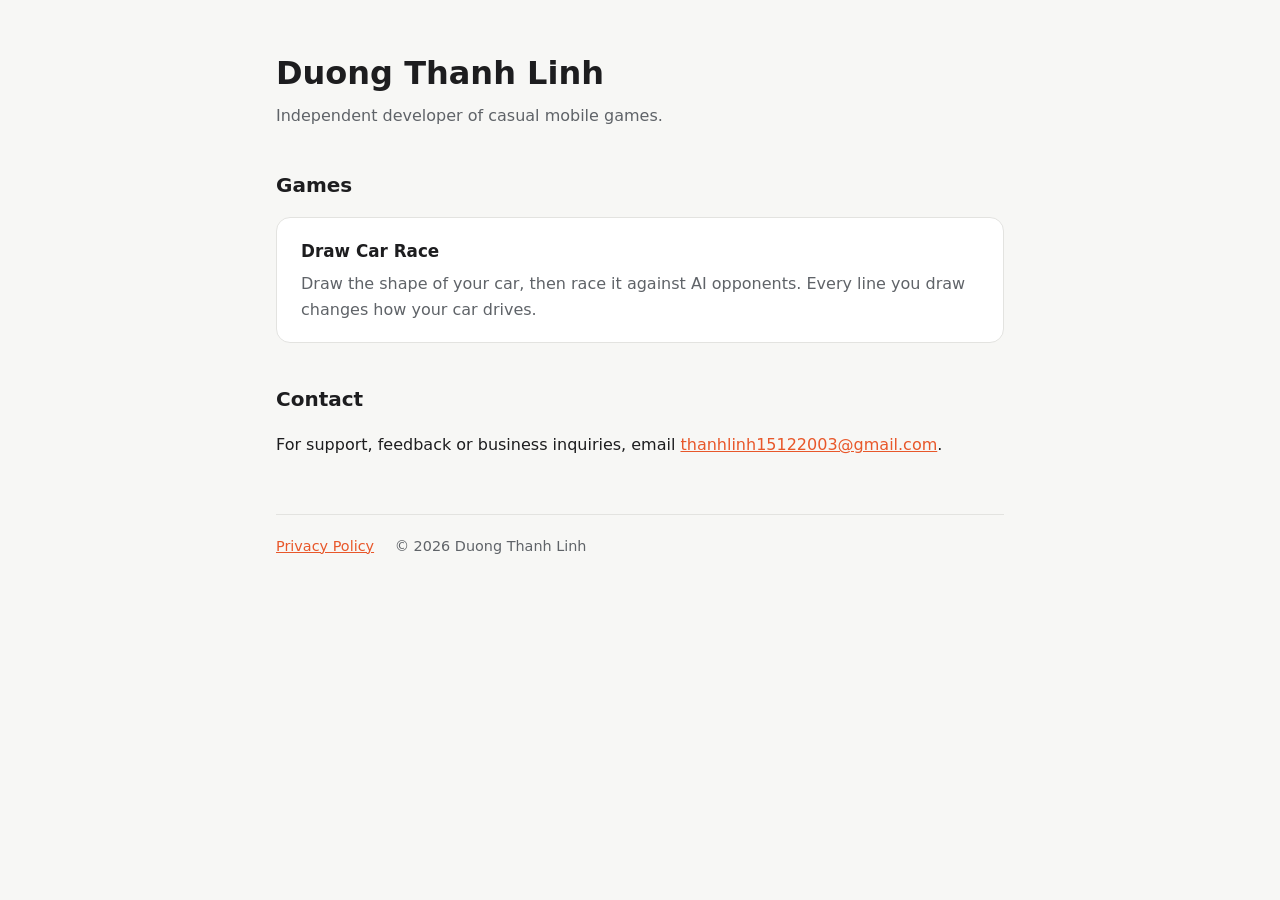
<file: index.html>
<!doctype html>
<html lang="en">
<head>
  <meta charset="utf-8">
  <meta name="viewport" content="width=device-width, initial-scale=1">
  <title>Duong Thanh Linh – Games</title>
  <meta name="description" content="Casual mobile games by Duong Thanh Linh.">
  <link rel="stylesheet" href="style.css">
</head>
<body>
  <div class="wrap">
    <header>
      <h1>Duong Thanh Linh</h1>
      <p>Independent developer of casual mobile games.</p>
    </header>

    <h2>Games</h2>

    <div class="card">
      <h3>Draw Car Race</h3>
      <p>Draw the shape of your car, then race it against AI opponents. Every line you draw changes how your car drives.</p>
      <!-- Khi game đã lên Play Store, bỏ comment dòng dưới và thay <bundle-id> -->
      <!-- <p><a href="https://play.google.com/store/apps/details?id=<bundle-id>">Get it on Google Play</a></p> -->
    </div>

    <h2>Contact</h2>
    <p>For support, feedback or business inquiries, email
      <a href="mailto:thanhlinh15122003@gmail.com">thanhlinh15122003@gmail.com</a>.</p>

    <footer>
      <a href="privacy-policy.html">Privacy Policy</a>
      <span>© 2026 Duong Thanh Linh</span>
    </footer>
  </div>
</body>
</html>
</file>
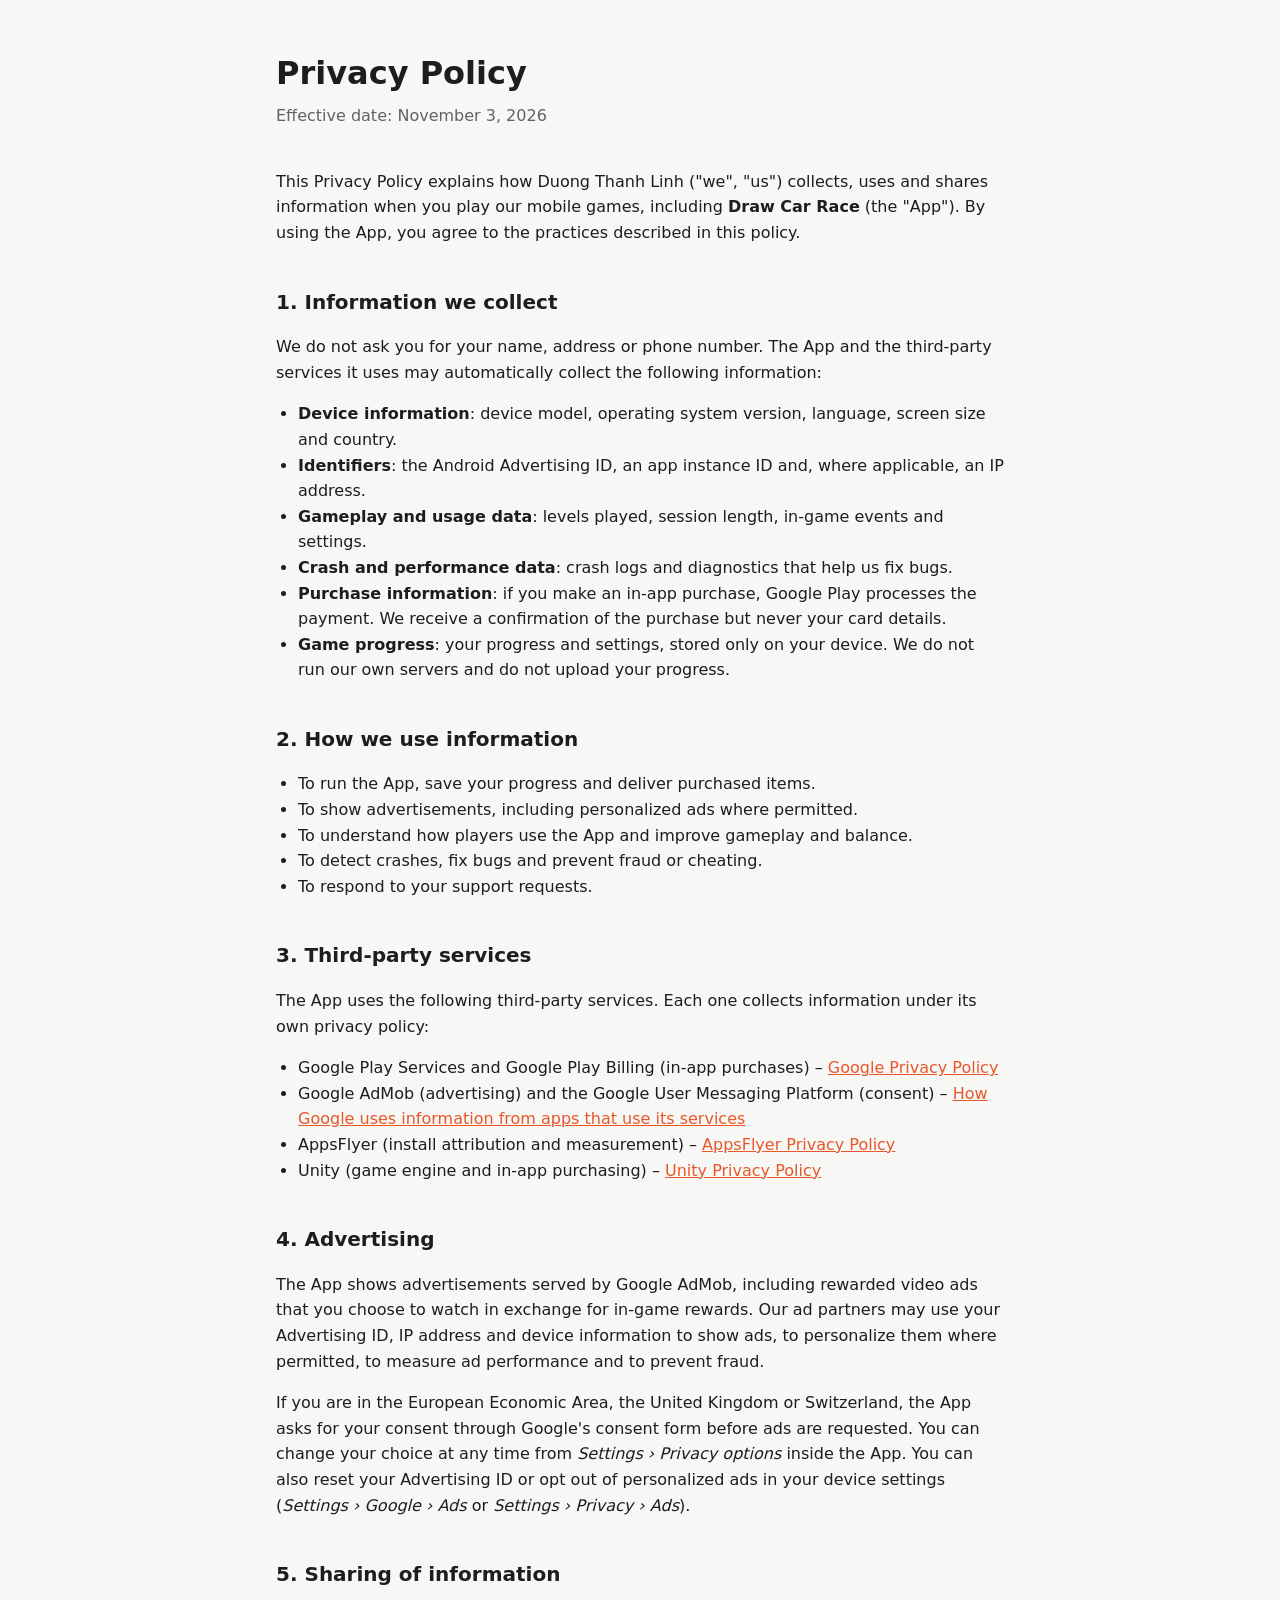
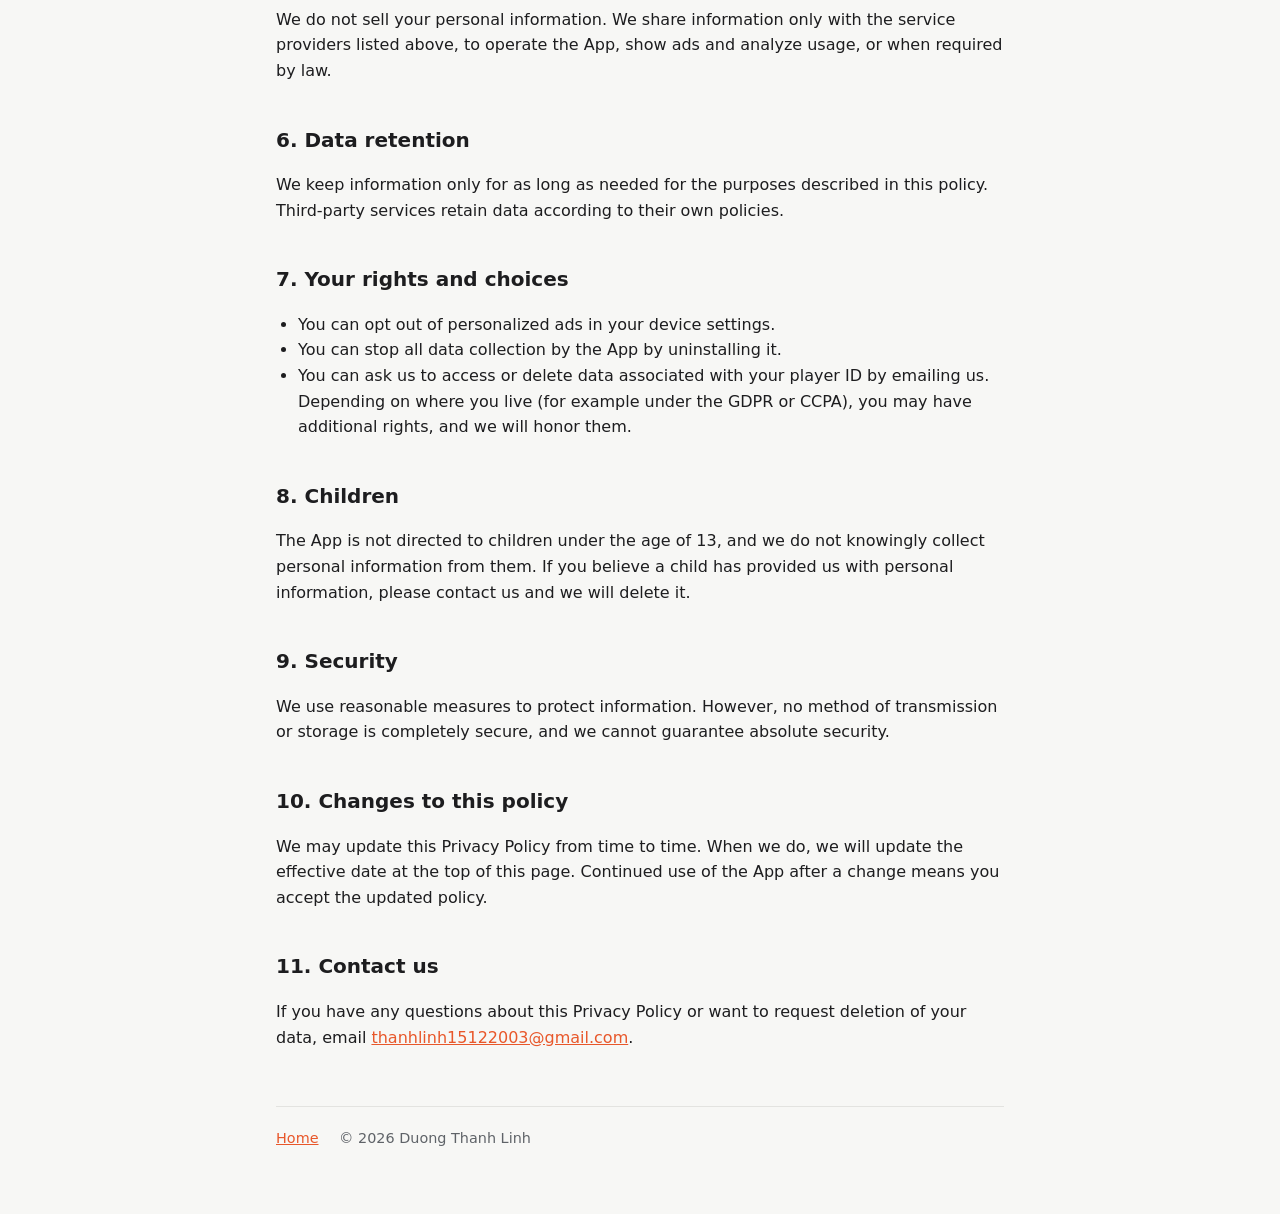
<file: privacy-policy.html>
<!doctype html>
<html lang="en">
<head>
  <meta charset="utf-8">
  <meta name="viewport" content="width=device-width, initial-scale=1">
  <title>Privacy Policy – Duong Thanh Linh</title>
  <meta name="description" content="Privacy Policy for games published by Duong Thanh Linh.">
  <link rel="stylesheet" href="style.css">
</head>
<body>
  <div class="wrap">
    <header>
      <h1>Privacy Policy</h1>
      <p>Effective date: November 3, 2026</p>
    </header>

    <p>This Privacy Policy explains how Duong Thanh Linh ("we", "us") collects, uses and shares information when you play
      our mobile games, including <strong>Draw Car Race</strong> (the "App"). By using the App, you agree to the practices
      described in this policy.</p>

    <h2>1. Information we collect</h2>
    <p>We do not ask you for your name, address or phone number. The App and the third-party services it uses may
      automatically collect the following information:</p>
    <ul>
      <li><strong>Device information</strong>: device model, operating system version, language, screen size and country.</li>
      <li><strong>Identifiers</strong>: the Android Advertising ID, an app instance ID and, where applicable, an IP address.</li>
      <li><strong>Gameplay and usage data</strong>: levels played, session length, in-game events and settings.</li>
      <li><strong>Crash and performance data</strong>: crash logs and diagnostics that help us fix bugs.</li>
      <li><strong>Purchase information</strong>: if you make an in-app purchase, Google Play processes the payment. We
        receive a confirmation of the purchase but never your card details.</li>
      <li><strong>Game progress</strong>: your progress and settings, stored only on your device. We do not run our own
        servers and do not upload your progress.</li>
    </ul>

    <h2>2. How we use information</h2>
    <ul>
      <li>To run the App, save your progress and deliver purchased items.</li>
      <li>To show advertisements, including personalized ads where permitted.</li>
      <li>To understand how players use the App and improve gameplay and balance.</li>
      <li>To detect crashes, fix bugs and prevent fraud or cheating.</li>
      <li>To respond to your support requests.</li>
    </ul>

    <h2>3. Third-party services</h2>
    <p>The App uses the following third-party services. Each one collects information under its own privacy policy:</p>
    <ul>
      <li>Google Play Services and Google Play Billing (in-app purchases) –
        <a href="https://policies.google.com/privacy">Google Privacy Policy</a></li>
      <li>Google AdMob (advertising) and the Google User Messaging Platform (consent) –
        <a href="https://policies.google.com/technologies/partner-sites">How Google uses information from apps that use its services</a></li>
      <li>AppsFlyer (install attribution and measurement) –
        <a href="https://www.appsflyer.com/legal/privacy-policy/">AppsFlyer Privacy Policy</a></li>
      <li>Unity (game engine and in-app purchasing) –
        <a href="https://unity.com/legal/privacy-policy">Unity Privacy Policy</a></li>
    </ul>

    <h2>4. Advertising</h2>
    <p>The App shows advertisements served by Google AdMob, including rewarded video ads that you choose to watch in
      exchange for in-game rewards. Our ad partners may use your Advertising ID, IP address and device information to
      show ads, to personalize them where permitted, to measure ad performance and to prevent fraud.</p>
    <p>If you are in the European Economic Area, the United Kingdom or Switzerland, the App asks for your consent through
      Google's consent form before ads are requested. You can change your choice at any time from
      <em>Settings › Privacy options</em> inside the App. You can also reset your Advertising ID or opt out of
      personalized ads in your device settings (<em>Settings › Google › Ads</em> or <em>Settings › Privacy › Ads</em>).</p>

    <h2>5. Sharing of information</h2>
    <p>We do not sell your personal information. We share information only with the service providers listed above, to
      operate the App, show ads and analyze usage, or when required by law.</p>

    <h2>6. Data retention</h2>
    <p>We keep information only for as long as needed for the purposes described in this policy. Third-party services
      retain data according to their own policies.</p>

    <h2>7. Your rights and choices</h2>
    <ul>
      <li>You can opt out of personalized ads in your device settings.</li>
      <li>You can stop all data collection by the App by uninstalling it.</li>
      <li>You can ask us to access or delete data associated with your player ID by emailing us. Depending on where you
        live (for example under the GDPR or CCPA), you may have additional rights, and we will honor them.</li>
    </ul>

    <h2>8. Children</h2>
    <p>The App is not directed to children under the age of 13, and we do not knowingly collect personal information
      from them. If you believe a child has provided us with personal information, please contact us and we will delete
      it.</p>

    <h2>9. Security</h2>
    <p>We use reasonable measures to protect information. However, no method of transmission or storage is completely
      secure, and we cannot guarantee absolute security.</p>

    <h2>10. Changes to this policy</h2>
    <p>We may update this Privacy Policy from time to time. When we do, we will update the effective date at the top of
      this page. Continued use of the App after a change means you accept the updated policy.</p>

    <h2>11. Contact us</h2>
    <p>If you have any questions about this Privacy Policy or want to request deletion of your data, email
      <a href="mailto:thanhlinh15122003@gmail.com">thanhlinh15122003@gmail.com</a>.</p>

    <footer>
      <a href="index.html">Home</a>
      <span>© 2026 Duong Thanh Linh</span>
    </footer>
  </div>
</body>
</html>
</file>
<file: style.css>
:root {
  --bg: #f7f7f5;
  --surface: #ffffff;
  --text: #1d1d1f;
  --muted: #5f6368;
  --accent: #e8572a;
  --border: #e3e3e0;
}

@media (prefers-color-scheme: dark) {
  :root {
    --bg: #141416;
    --surface: #1e1e21;
    --text: #ececec;
    --muted: #a3a3a8;
    --accent: #ff7a4d;
    --border: #2e2e33;
  }
}

* { box-sizing: border-box; }

body {
  margin: 0;
  background: var(--bg);
  color: var(--text);
  font-family: system-ui, -apple-system, "Segoe UI", Roboto, sans-serif;
  line-height: 1.6;
}

.wrap {
  max-width: 760px;
  margin: 0 auto;
  padding: 48px 16px 64px;
}

header { margin-bottom: 40px; }
header h1 { margin: 0 0 4px; font-size: 2rem; }
header p { margin: 0; color: var(--muted); }

h2 { margin-top: 40px; font-size: 1.25rem; }
h3 { margin-top: 28px; font-size: 1.05rem; }

a { color: var(--accent); }

.card {
  background: var(--surface);
  border: 1px solid var(--border);
  border-radius: 14px;
  padding: 20px 24px;
  margin-top: 16px;
}
.card h3 { margin: 0 0 6px; }
.card p { margin: 0; color: var(--muted); }

.muted { color: var(--muted); }

footer {
  margin-top: 56px;
  padding-top: 20px;
  border-top: 1px solid var(--border);
  color: var(--muted);
  font-size: 0.9rem;
}
footer a { margin-right: 16px; }

ul { padding-left: 22px; }
</file>
